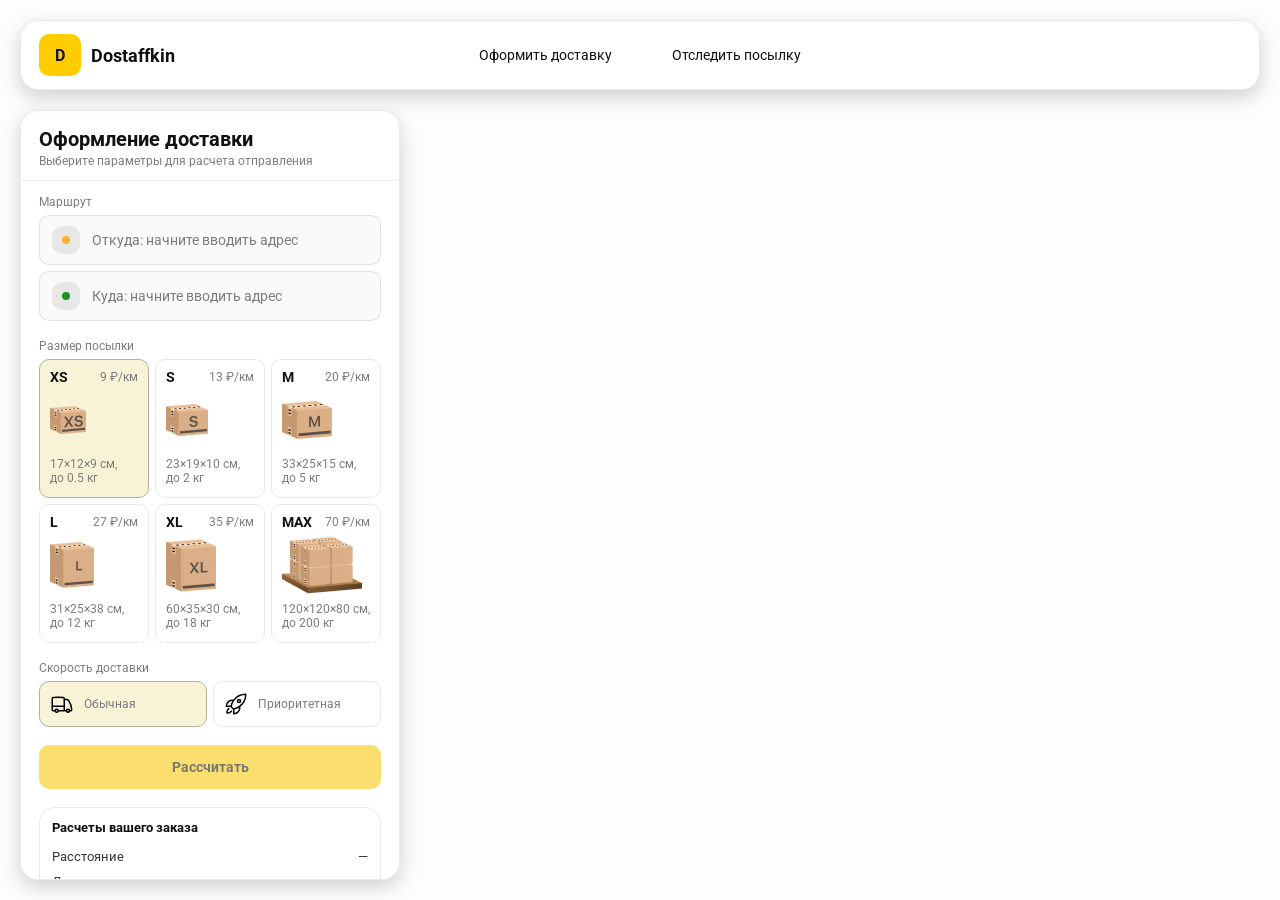
<file: order.html>
<!doctype html>
<html lang="ru">

<head>
    <meta charset="utf-8" />
    <meta name="viewport" content="width=device-width,initial-scale=1,maximum-scale=1,user-scalable=0" />
    <title>Оформление доставки</title>

    <link rel="stylesheet" href="styles/base.css" />
    <link rel="stylesheet" href="styles/base_adaptive.css" />

    <link rel="stylesheet" href="styles/order.css" />
    <link rel="stylesheet" href="styles/order_adaptive.css" />
   <script src="https://api-maps.yandex.ru/2.1/?lang=ru_RU&apikey=454de66d-ac5b-4a99-8721-64e81f4ab49a&suggest_apikey=4453d493-314c-4c90-a666-70f4ad2cc8c1" type="text/javascript"></script>
</head>

<body>
    <div id="map"></div>
    <header class="header">
        <a class="header-brand" href="./index.html">
            <div class="header-logo">D</div>
            <div class="header-title">Dostaffkin</div>
        </a>
        <nav class="header-menu">
            <a class="header-link" href="#">Оформить <span>доставку</span></a>
            <a class="header-link" href="./track.html">Отследить <span>посылку</span></a>
        </nav>
    </header>
    <aside class="main" id="sidebar">
        <div class="main-header">
            <div class="main-title">Оформление доставки</div>
            <div class="main-text">Выберите параметры для расчета отправления</div>
        </div>
        <div class="main-content">
            <div class="main-route">
                <div class="main-block-title">Маршрут</div>
                <div class="main-fields">
                    <div class="main-field" id="fromField">
                        <div class="main-pin"></div>
                        <input id="from" placeholder="Откуда: начните вводить адрес" autocomplete="off" />
                        <div class="main-ac" id="fromAc" role="listbox" aria-label="Подсказки адресов"></div>
                    </div>

                    <div class="main-field" id="toField">
                        <div class="main-pin"></div>
                        <input id="to" placeholder="Куда: начните вводить адрес" autocomplete="off" />
                        <div class="main-ac" id="toAc" role="listbox" aria-label="Подсказки адресов"></div>
                    </div>
                </div>
            </div>
            <div class="main-package">
                <div class="main-block-title">Размер посылки</div>

                <div class="main-sizes">
                    <div class="main-size-card is-active" data-value="xs">
                        <div class="main-size-top">
                            <div class="main-size-label">XS</div>
                            <div class="main-size-rate">9 ₽/км</div>
                        </div>
                        <div class="main-size-media">
                            <img src="images/sizes/xs.png" alt="Короб XS" />
                        </div>
                        <div class="main-size-description">17×12×9 см,<br>до 0.5 кг</div>
                    </div>

                    <div class="main-size-card" data-value="s">
                        <div class="main-size-top">
                            <div class="main-size-label">S</div>
                            <div class="main-size-rate">13 ₽/км</div>
                        </div>
                        <div class="main-size-media">
                            <img src="images/sizes/s.png" alt="Короб S" />
                        </div>
                        <div class="main-size-description">23×19×10 см,<br>до 2 кг</div>
                    </div>

                    <div class="main-size-card" data-value="m">
                        <div class="main-size-top">
                            <div class="main-size-label">M</div>
                            <div class="main-size-rate">20 ₽/км</div>
                        </div>
                        <div class="main-size-media">
                            <img src="images/sizes/m.png" alt="Короб M" />
                        </div>
                        <div class="main-size-description">33×25×15 см,<br>до 5 кг</div>
                    </div>

                    <div class="main-size-card" data-value="l">
                        <div class="main-size-top">
                            <div class="main-size-label">L</div>
                            <div class="main-size-rate">27 ₽/км</div>
                        </div>
                        <div class="main-size-media">
                            <img src="images/sizes/l.png" alt="Короб L" />
                        </div>
                        <div class="main-size-description">31×25×38 см,<br>до 12 кг</div>
                    </div>

                    <div class="main-size-card" data-value="xl">
                        <div class="main-size-top">
                            <div class="main-size-label">XL</div>
                            <div class="main-size-rate">35 ₽/км</div>
                        </div>
                        <div class="main-size-media">
                            <img src="images/sizes/xl.png" alt="Короб XL" />
                        </div>
                        <div class="main-size-description">60×35×30 см,<br>до 18 кг</div>
                    </div>

                    <div class="main-size-card" data-value="max">
                        <div class="main-size-top">
                            <div class="main-size-label">MAX</div>
                            <div class="main-size-rate">70 ₽/км</div>
                        </div>
                        <div class="main-size-media main-size-media-palleta">
                            <img src="images/sizes/max.png" alt="Паллета" />
                        </div>
                        <div class="main-size-description">120×120×80 см,<br>до 200 кг</div>
                    </div>
                </div>
            </div>
            <div class="main-speed">
                <div class="main-block-title">Скорость доставки</div>

                <div class="main-speeds">
                    <div class="main-speed-card is-active" data-value="regular">
                        <img class="main-speed-media" src="images/icons/regular.svg" alt="Regular" />
                        <div class="main-speed-description">Обычная</div>
                    </div>
                    <div class="main-speed-card" data-value="fast">
                        <img class="main-speed-media" src="images/icons/fast.svg" alt="Fast" />
                        <div class="main-speed-description">Приоритетная</div>
                    </div>

                </div>
            </div>
            <div class="main-calculate-block">
                <button id="calc" class="button calculate-button" type="button" disabled>Рассчитать</button>
            </div>
            <div class="main-result" id="result">
                <div class="main-result-title">Расчеты вашего заказа</div>
                <div class="main-result-lines">
                    <div class="main-result-line"><span>Расстояние</span><span id="distanceValue">—</span></div>
                    <div class="main-result-line"><span>Доставим через</span><span id="durationValue">—</span></div>
                    <div class="main-result-line"><span>Тариф</span><span id="rateValue">—</span></div>
                </div>
                <div class="main-price">
                    <div class="main-price-label">Итого</div>
                    <div class="main-price-value" id="totalValue">—</div>
                </div>
            </div>
            <div class="main-order-box">
                <div class="main-order-form" id="orderForm">
                    <div class="main-order-title">Оформление доставки</div>
                    <div class="main-block-info-row">
                        <div class="main-block-title">Контакты</div>
                        <div class="order-fields">
                            <div class="main-field">
                                <input id="customerName" placeholder="Ваше имя" autocomplete="off" />
                            </div>
                            <div class="main-field">
                                <input id="customerPhone" placeholder="Ваш телефон" autocomplete="off"
                                    inputmode="tel" />
                            </div>
                        </div>
                    </div>
                    <div class="main-block-info-row extra-info">
                        <div class="main-block-title">Дополнительная информация</div>
                        <div class="main-field textarea">
                            <textarea id="comment" placeholder="Детали доставки и комментарии"></textarea>
                        </div>
                    </div>
                    <button id="submit" class="button main-submit-request" type="button" disabled>Отправить
                        заявку
                    </button>
                </div>

                <div class="main-order-success" id="orderSuccess">
                    <div class="main-success-icon">✓</div>
                    <div class="main-success-title">Заявка отправлена!</div>
                    <div class="main-success-title">Номер отправления – <span id="orderId"></span></div>
                    <div class="main-success-subtitle">Мы скоро свяжемся с вами</div>
                </div>
            </div>
        </div>
    </aside>

    <script src="scripts/order.js"></script>
</body>

</html>
</file>
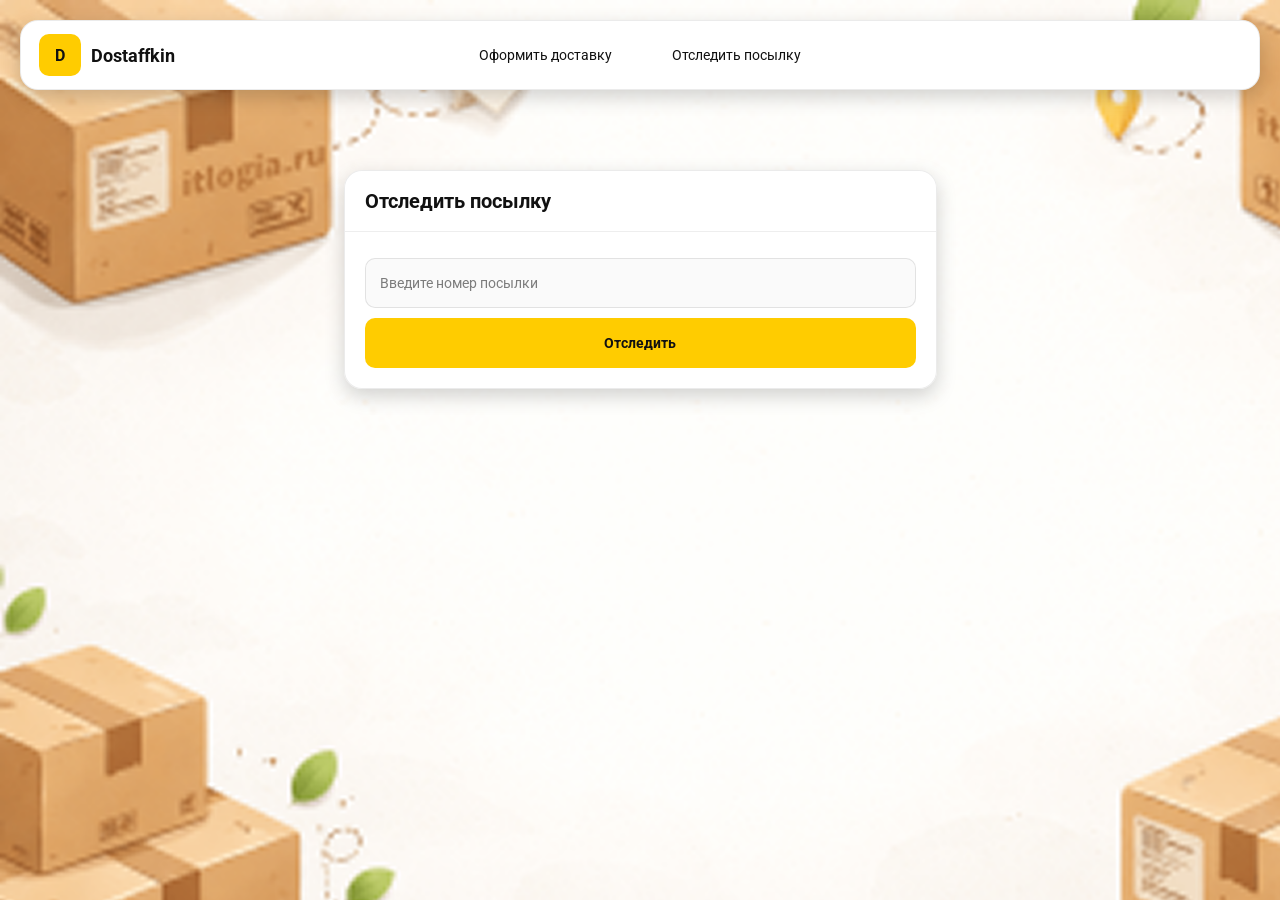
<file: track.html>
<!doctype html>
<html lang="ru">

<head>
    <meta charset="utf-8" />
    <meta name="viewport" content="width=device-width,initial-scale=1,maximum-scale=1,user-scalable=0" />
    <title>Отследить посылку</title>
    <link rel="stylesheet" href="styles/base.css" />
    <link rel="stylesheet" href="styles/base_adaptive.css" />

    <link rel="stylesheet" href="styles/track.css" />
    <link rel="stylesheet" href="styles/track_adaptive.css" />
</head>

<body>
    <div class="container">
        <header class="header">
            <a class="header-brand" href="./index.html">
                <div class="header-logo">D</div>
                <div class="header-title">Dostaffkin</div>
            </a>
            <nav class="header-menu">
                <a class="header-link" href="./order.html">Оформить <span>доставку</span></a>
                <a class="header-link" href="#">Отследить <span>посылку</span></a>
            </nav>
        </header>
        <main class="track-content">
            <section class="track-card track-search">
                <div class="track-title">Отследить посылку</div>
                <div class="track-action">
                    <div class="main-field track-field">
                        <input id="trackNumber" placeholder="Введите номер посылки" autocomplete="off" />
                    </div>
                    <button id="trackButton" class="button track-button" type="button">Отследить</button>
                </div>
            </section>
            <section class="track-card track-result" id="trackResult">
                <div class="track-result-header">
                    <div class="track-id" id="trackIdValue"></div>
                    <div class="track-routes">
                        <div class="track-route">
                            <div class="track-route-pin">
                                <svg xmlns="http://www.w3.org/2000/svg" fill="none" viewBox="0 0 24 24"
                                    stroke-width="1.5" stroke="orange" class="size-6">
                                    <path stroke-linecap="round" stroke-linejoin="round"
                                        d="M15 10.5a3 3 0 1 1-6 0 3 3 0 0 1 6 0Z" />
                                    <path stroke-linecap="round" stroke-linejoin="round"
                                        d="M19.5 10.5c0 7.142-7.5 11.25-7.5 11.25S4.5 17.642 4.5 10.5a7.5 7.5 0 1 1 15 0Z" />
                                </svg>
                            </div>
                            <div class="track-route-address" id="trackFromValue">
                                Откуда: Москва, улица Арбат, 1
                            </div>
                        </div>
                        <div class="track-route track-route-arrow">
                            <svg xmlns="http://www.w3.org/2000/svg" fill="none" viewBox="0 0 24 24" stroke-width="1.5"
                                stroke="currentColor" class="size-6">
                                <path stroke-linecap="round" stroke-linejoin="round"
                                    d="M19.5 13.5 12 21m0 0-7.5-7.5M12 21V3" />
                            </svg>
                        </div>
                        <div class="track-route">
                            <div class="track-route-pin">
                                <svg xmlns="http://www.w3.org/2000/svg" fill="none" viewBox="0 0 24 24"
                                    stroke-width="1.5" stroke="green" class="size-6">
                                    <path stroke-linecap="round" stroke-linejoin="round"
                                        d="M15 10.5a3 3 0 1 1-6 0 3 3 0 0 1 6 0Z" />
                                    <path stroke-linecap="round" stroke-linejoin="round"
                                        d="M19.5 10.5c0 7.142-7.5 11.25-7.5 11.25S4.5 17.642 4.5 10.5a7.5 7.5 0 1 1 15 0Z" />
                                </svg>
                            </div>
                            <div class="track-route-address" id="trackToValue">
                                Куда: Минск, проспект Независимости, 58
                            </div>
                        </div>
                    </div>
                </div>
                <div class="track-info">
                    <div class="track-status-title">Статус данной посылки:</div>
                    <div class="track-status-list" id="trackStatusList">


                        <div class="track-status created">
                            <img src="images/icons/created.svg" class="track-status-icon" alt="Created">
                            <div class="track-status-text">
                                <div class="track-status-text-state">Создан</div>
                                <div class="track-status-text-date">10.01.2026</div>
                            </div>
                        </div>

                        <div class="track-status in-way">
                            <img src="images/icons/in-way.svg" class="track-status-icon" alt="In way">
                            <div class="track-status-text">
                                <div class="track-status-text-state">В пути: Москва</div>
                                <div class="track-status-text-date">18.01.2026</div>
                            </div>
                        </div>

                        <div class="track-status ready">
                            <img src="images/icons/ready.svg" class="track-status-icon" alt="Ready">
                            <div class="track-status-text">
                                <div class="track-status-text-state">Готов к выдаче</div>
                                <div class="track-status-text-date">25.01.2026</div>
                            </div>
                        </div>

                        <div class="track-status done">
                            <img src="images/icons/done.svg" class="track-status-icon" alt="Done">
                            <div class="track-status-text">
                                <div class="track-status-text-state">Вручен</div>
                                <div class="track-status-text-date">27.01.2026</div>
                            </div>
                        </div>

                    </div>
                </div>
            </section>
        </main>
    </div>
    <script src="scripts/track.js"></script>
</body>

</html>
</file>
<file: styles/base.css>
*, *::before, *::after {
    box-sizing: border-box;
}

@font-face {
    font-family: "Roboto";
    src: url("../fonts/Roboto-Regular.ttf");
    font-weight: normal;
}

@font-face {
    font-family: "Roboto";
    src: url("../fonts/Roboto-Bold.ttf");
    font-weight: bold;
}

@font-face {
    font-family: "Roboto";
    src: url("../fonts/Roboto-Medium.ttf");
    font-weight: 500;
}

html, body {
    margin: 0;
    color: #111111;
    font-family: "Roboto", sans-serif;
}

body {
    background: #FDFDFD;
}

.header {
    border-radius: 18px;
    box-shadow: 0 7px 20px 0 #0000002E;
    backdrop-filter: blur(10px);
    background: #ffffff;
    left: 20px;
    border: 1px solid rgba(0, 0, 0, 0.08);
    position: fixed;
    right: 20px;
    top: 20px;
    padding: 14px 18px;
    height: 70px;
    display: flex;
    align-items: center;
    z-index: 6;
}
.header-brand {
    display: flex;
    align-items: center;
    text-decoration: none;
    gap: 10px;
}

.header-logo {
    width: 42px;
    height: 42px;
    border-radius: 10px;
    background: #FFCC00;
    display: grid;
    place-items: center;
    font-weight: bold;
    color: #111;
}

.header-title {
    font-size: 18px;
    font-weight: bold;
    color: #111111;
    text-decoration: none;
}
.header-menu {
    display: flex;
    align-items: center;
    gap: 60px;
    margin: 0;
    position: absolute;
    left: 50%;
    transform: translateX(-50%);
}

.header-link {
    font-size: 14px;
    color: #111111;
    text-decoration: none;
}
.button {
    border: 0;
    outline: none;
    height: 44px;
    border-radius: 10px;
    font-size: 14px;
    font-weight: bold;
    cursor: pointer;
    font-family: inherit;
    transition: transform .08s ease, opacity .12s ease;
    background: #ffcc00;
    color: #111111;
    text-align: center;
    text-decoration: none;
}

.button:hover {
    background-color: #E5BC19;
}

.button:disabled {
    cursor: not-allowed;
    background-color: #FADE6E;
    color: #787878;
    transform: none;
}

.button.button-white {
    background: #ffffff;
    border: 1px solid #111111;
}

.button.button-white:hover {
    background: rgb(241 241 241);
}
.main-field {
    display: flex;
    align-items: center;
    margin-top: 6px;
    gap: 10px;
    border: 1px solid #1111111A;
    background: #FAFAFA;
    border-radius: 10px;
    padding: 10px 12px;
    position: relative;
    box-sizing: border-box;
    height: 50px;
}

.main-field.textarea {
    height: auto;
}

.main-pin {
    width: 28px;
    height: 28px;
    border-radius: 10px;
    background: rgba(17, 17, 17, 0.08);
    display: grid;
    place-items: center;
    flex: 0 0 auto;
    position: relative;
}

.main-pin::before {
    content: "";
    width: 8px;
    height: 8px;
    border-radius: 999px;
    background: orange;
    opacity: .75;
    display: block;
}

.main-field:last-child .main-pin::before {
    background: green;
    opacity: .85;
}

input, textarea {
    width: 100%;
    border: 0;
    outline: none;
    background: transparent;
    font-size: 14px;
    color: #111111;
    font-family: inherit;
}

textarea {
    resize: vertical;
    min-height: 72px;
    padding: 2px 0;
}

input::placeholder, textarea::placeholder {
    color: #7C7C7C;
}

.main-field:focus-within {
    border-color: rgba(0, 0, 0, 0.20);
    box-shadow: 0 0 0 4px rgba(255, 204, 0, 0.35);
    background: rgba(255, 255, 255, 0.75);
}
</file>
<file: styles/base_adaptive.css>
@media (max-width: 767px) {
    .header {
        left: 10px;
        right: 10px;
        top: 10px;
    }

    .header-link span {
        display: none;
    }

    .header-menu {
        gap: 20px;
        justify-content: flex-start;
        margin: 0 0 0 30px;
        position: static;
        transform: none;
    }
}

@media (max-width: 420px) {
    .header-title {
        display: none;
    }
}

@media (max-width: 374px) {
    .header-menu {
        gap: 10px;
        margin: 0 0 0 10px;
    }
}
</file>
<file: styles/order.css>
#map {
    position: fixed;
    inset: 0;
}
.main {
    border-radius: 18px;
    box-shadow: 0 7px 20px 0 #0000002E;
    backdrop-filter: blur(10px);
    background: rgba(255, 255, 255, 0.96);
    left: 20px;
    border: 1px solid rgba(0, 0, 0, 0.08);
    position: fixed;
    top: 110px;
    bottom: 20px;
    width: 380px;
    display: flex;
    flex-direction: column;
    overflow: hidden;
    z-index: 5;
}
.main-header {
    padding: 18px 18px 12px 18px;
    border-bottom: 1px solid rgba(0, 0, 0, 0.06);
    display: flex;
    flex-direction: column;
}

.main-title {
    font-size: 20px;
    line-height: 100%;
    font-weight: bold;
}

.main-text {
    font-size: 12px;
    margin-top: 5px;
    color: #7C7C7C;
}
.main-content {
    padding: 14px 18px 18px 18px;
    overflow: auto;
    scrollbar-width: none;
    display: flex;
    flex-direction: column;
    gap: 18px;
    flex: 1;
}
.main-block-title {
    font-size: 12px;
    color: #7C7C7C;
}

.main-route .main-block-title,
.main-package .main-block-title {
    margin-bottom: 6px;
}
.main-sizes {
    display: grid;
    gap: 6px;
    grid-template-columns: repeat(3, 1fr);
}

.main-size-card {
    border: 1px solid #E8E8E7;
    background: #FFFFFF;
    border-radius: 10px;
    padding: 10px;
    cursor: pointer;
    user-select: none;
    transition: transform .08s ease, border-color .12s ease, background .12s ease;
    min-height: 139px;
}

.main-size-card:hover {
    transform: translateY(-1px);
}

.main-size-card.is-active {
    background-color: #F8F2D6;
    border-color: #B7B196;
}

.main-size-top {
    display: flex;
    align-items: center;
    justify-content: space-between;
}

.main-size-label {
    font-weight: bold;
    font-size: 14px;
    color: #111111;
    line-height: 100%;
}

.main-size-rate {
    font-size: 12px;
    color: #7C7C7C;
    line-height: 100%;
}

.main-size-media {
    margin-top: 8px;
    height: 57px;
}

.main-size-description {
    margin-top: 8px;
    font-size: 12px;
    color: #7C7C7C;
    line-height: 1.2;
}
.calculate-button {
    width: 100%;
}
.main-result {
    border: 1px solid rgba(0, 0, 0, 0.08);
    background: rgba(255, 255, 255, 0.75);
    border-radius: 16px;
    padding: 12px;
    line-height: 1.25;
}

.main-result-title {
    font-weight: bold;
    font-size: 13px;
    color: #111111;
    margin-bottom: 13px;
}

.main-result-lines {
    gap: 8px;
    display: flex;
    flex-direction: column;
}

.main-result-line {
    font-size: 13px;
    color: rgba(17, 17, 17, 0.85);
    display: flex;
    justify-content: space-between;
}

.main-price {
    margin-top: 18px;
    padding-top: 10px;
    border-top: 1px dashed rgba(0, 0, 0, 0.12);
    display: flex;
    align-items: baseline;
    justify-content: space-between;
}

.main-price-label {
    font-size: 12px;
    color: rgba(17, 17, 17, 0.55);
}

.main-price-value {
    font-size: 20px;
    font-weight: bold;
    color: #111111;
    letter-spacing: -0.3px;
}
.main-order-box {
    background: #ffffff;
    border: 1px solid #E8E8E7;
    border-radius: 10px;
    padding: 12px;
}

.main-order-title {
    margin-bottom: 8px;
    font-weight: bold;
    font-size: 14px;
    color: #111111;
}

.main-block-info {
    display: flex;
    flex-direction: column;
    gap: 6px;
}

.order-fields {
    display: grid;
    grid-template-columns: 1fr 1fr;
    column-gap: 10px;
    margin-top: 6px;
}

.main-block-info-row.extra-info {
    display: block;
    margin-top: 13px;
}

.main-submit-request {
    width: 100%;
    margin-top: 6px;
}

.main-order-success {
    display: none;
    text-align: center;
    padding: 22px 12px;
    gap: 12px;
}

.main-order-success.is-visible {
    display: flex;
    flex-direction: column;
    align-items: center;
}

.main-success-icon {
    width: 56px;
    height: 56px;
    border-radius: 50%;
    background: #16a34a;
    color: #ffffff;
    display: grid;
    place-items: center;
    font-size: 30px;
}

.main-success-title {
    font-size: 14px;
    font-weight: bold;
    color: #111111;
}

.main-success-subtitle {
    font-size: 12px;
    color: rgba(17, 17, 17, 0.55);
    line-height: 1.3;
}
.main-speed .main-block-title {
    margin-bottom: 6px;
}

.main-speeds {
    display: grid;
    gap: 6px;
    grid-template-columns: repeat(2, 1fr);
}

.main-speed-card {
    border: 1px solid #E8E8E7;
    background: #FFFFFF;
    border-radius: 10px;
    padding: 10px;
    cursor: pointer;
    user-select: none;
    transition: transform .08s ease, border-color .12s ease, background .12s ease;
    display: flex;
    align-items: center;
    gap: 10px;
}

.main-speed-card:hover {
    transform: translateY(-1px);
}

.main-speed-card.is-active {
    background-color: #F8F2D6;
    border-color: #B7B196;
}

.main-speed-description {
    font-size: 12px;
    color: #7C7C7C;
    line-height: 1.2;
}
</file>
<file: styles/order_adaptive.css>
@media (max-width: 767px) {
    .main {
        left: 10px;
        right: 10px;
        top: 50%;
        bottom: 12px;
        width: auto;
        max-width: none;
    }
}

@media (max-width: 420px) {
    .main-sizes {
        grid-template-columns: repeat(2, 1fr);
    }
}
</file>
<file: styles/track.css>
.container {
    background: #F4F4F4 url("../images/track-bg.png");
    background-size: cover;
    min-height: 100vh;
    padding: 170px 0 50px 0;
}
.track-content {
    width: 593px;
    margin: 0 auto;
}
.track-card {
    width: 100%;
    border-radius: 18px;
    box-shadow: 0 7px 20px 0 #0000002E;
    backdrop-filter: blur(10px);
    background: rgba(255, 255, 255, 0.96);
    border: 1px solid rgba(0, 0, 0, 0.08);
}

.track-title {
    font-size: 20px;
    line-height: 100%;
    font-weight: bold;
    border-bottom: 1px solid #EEEEEE;
    padding: 20px;
}

.track-action {
    padding: 20px;
}

.track-button {
    width: 100%;
    height: 50px;
}

.track-field {
    margin-bottom: 10px;
}
.track-result {
    margin-top: 5px;
    display: none;
}

.track-result.is-visible {
    display: block;
}

.track-result-header {
    font-weight: bold;
    font-size: 14px;
    color: #111111;
    padding: 20px;
    border-bottom: 1px solid #EEEEEE;
}

.track-id {
    margin-bottom: 12px;
    font-size: 20px;
}

.track-routes {
    display: flex;
    flex-direction: column;
    gap: 10px;
    font-weight: normal;
}

.track-route {
    display: flex;
    align-items: center;
    gap: 10px;
}

.track-route-pin {
    width: 24px;
    height: 24px;
    flex-shrink: 0;
}

.track-route-arrow {
    padding: 15px 0;
    width: 24px;
    height: 24px;
}

.track-info {
    padding: 20px;
}

.track-status {
    display: flex;
    align-items: center;
    font-size: 12px;
    gap: 10px;
}

.track-status-title {
    font-size: 14px;
    color: #111111;
    margin-bottom: 20px;
}

.track-status-list {
    display: flex;
    flex-direction: column;
    gap: 15px;
}

.track-status-icon {
    width: 40px;
    height: 40px;
    border-radius: 50%;
    background: rgba(17, 17, 17, 0.08);
    display: grid;
    place-items: center;
    flex: 0 0 auto;
}

.track-status.created .track-status-icon {
    background-color: #F1CB00;
}

.track-status.in-way .track-status-icon {
    background-color: #F08A11;
}

.track-status.ready .track-status-icon {
    background-color: #A35D0A;
}

.track-status.done .track-status-icon {
    background-color: #37C93B;
}

.track-status-text {
    display: flex;
    align-items: center;
    justify-content: space-between;
    color: #111111;
    font-size: 12px;
    flex: 1;
}

.track-status-date {
    color: rgba(17, 17, 17, 0.55);
}
</file>
<file: styles/track_adaptive.css>
@media (max-width: 767px) {
    .container {
        padding: 130px 0 50px 0;
    }

    .track-content {
        width: 100%;
        padding-left: 10px;
        padding-right: 10px;
    }

    .track-result-header {
        padding: 20px;
    }
}
</file>
